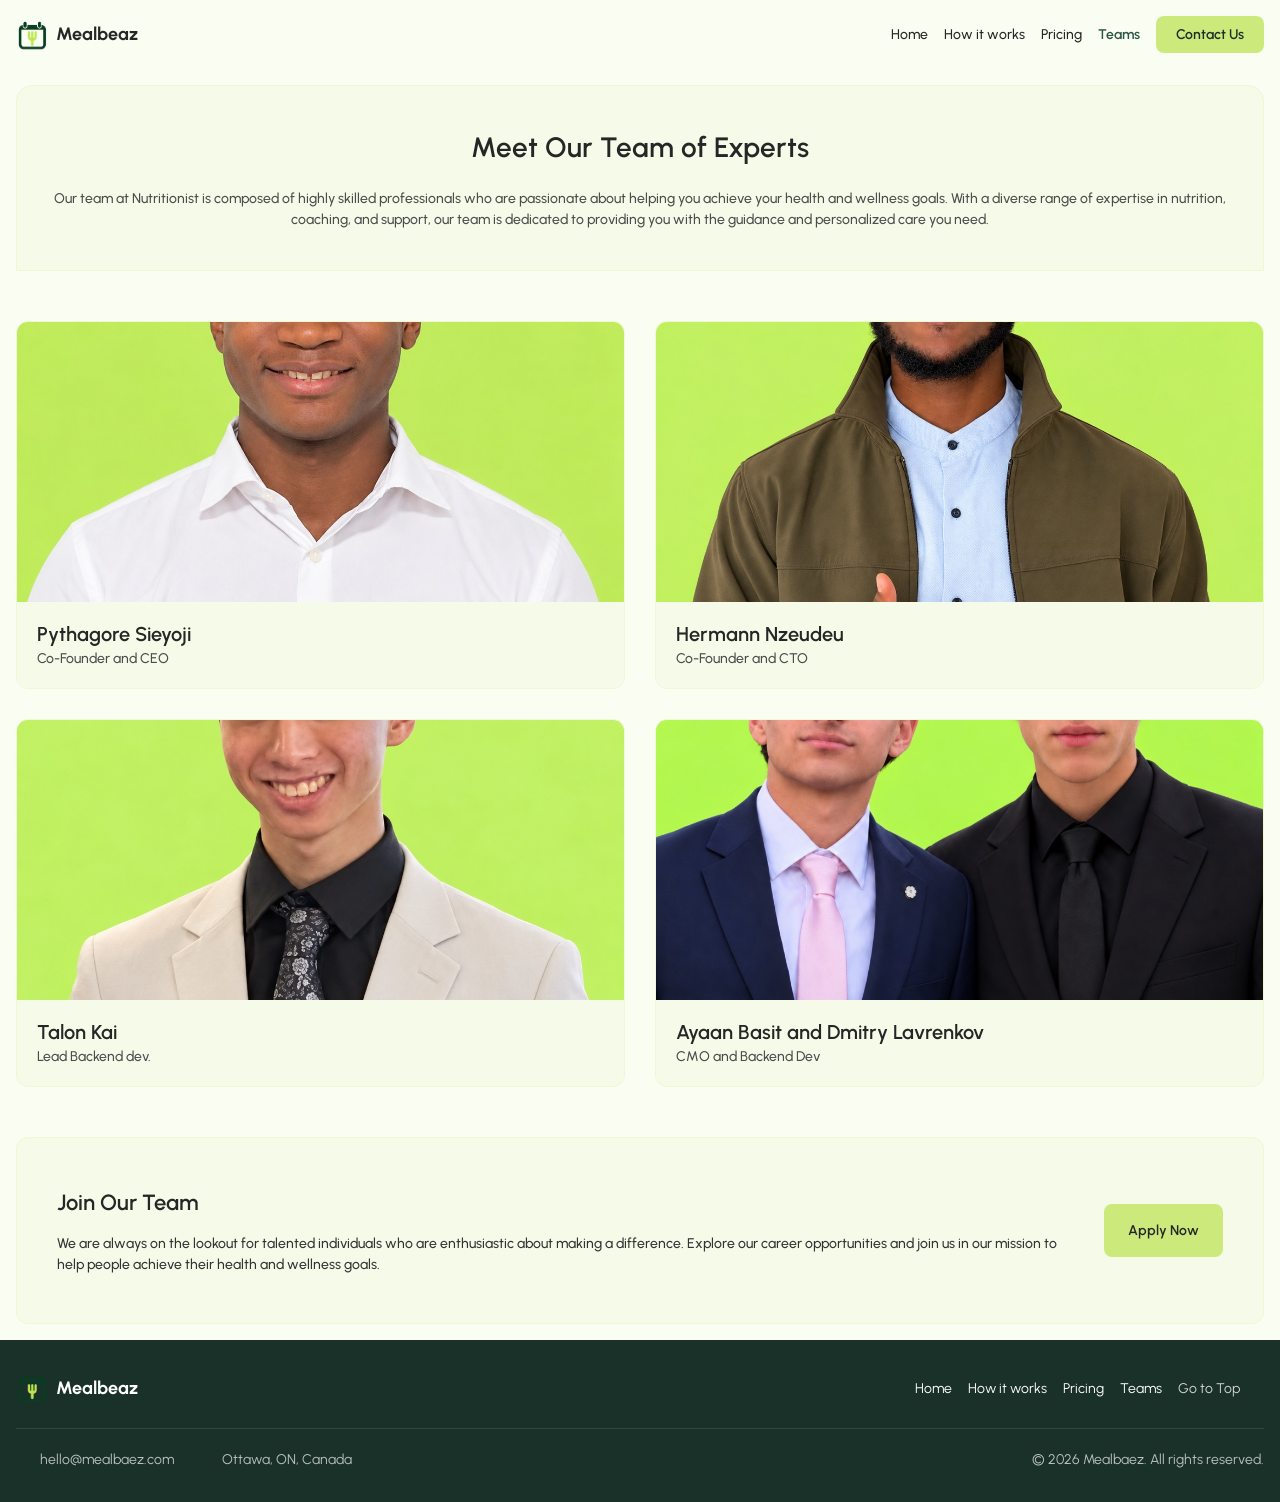
<file: team.html>
<!DOCTYPE html>
<html lang="en">
<head>
    <meta charset="UTF-8">
    <meta name="viewport" content="width=device-width, initial-scale=1.0">
    <title>Meet Our Team - Mealbeaz</title>
    <link rel="stylesheet" href="./css/base.css">
    <link rel="stylesheet" href="./css/components.css">
    <link rel="stylesheet" href="./css/structure (1).css">
</head>
<body>
    <header class="header">
        <nav class="nav-container">
            <div class="nav-brand">
                <img src="./medias/logo-main.png" alt="Mealbeaz Logo" class="nav-logo">
                <p class="nav-title">Mealbeaz</p>
            </div>
            <div class="nav-menu">
                <ul class="nav-list">
                    <li class="nav-item"><a href="index.html" class="nav-link">Home</a></li>
                    <li class="nav-item"><a href="process.html" class="nav-link">How it works</a></li>
                    <li class="nav-item"><a href="pricing.html" class="nav-link">Pricing</a></li>
                    <li class="nav-item"><a href="team.html" class="nav-link active">Teams</a></li>
                </ul>
                <button class="nav-btn">Contact Us</button>
            </div>
        </nav>
    </header>

    <main class="main-content">
        <!-- Section Équipe principale -->
        <section class="team-hero">
            <div class="team-intro-card">
                <h1 class="team-hero-title">Meet Our Team of Experts</h1>
                <p class="team-hero-description">
                    Our team at Nutritionist is composed of highly skilled professionals who are passionate about helping you achieve your health and wellness goals. With a diverse range of expertise in nutrition, coaching, and support, our team is dedicated to providing you with the guidance and personalized care you need.
                </p>
            </div>

            <!-- Grille des membres -->
            <div class="members-group">
                <article class="member-card">
                    <div class="member-image-wrapper">
                        <img src="./medias/pythagore.jpeg" alt="Pythagore Sieyoji" class="member-img">
                    </div>
                    <div class="member-info">
                        <h4 class="member-name">Pythagore Sieyoji</h4>
                        <p class="member-role">Co-Founder and CEO</p>
                    </div>
                </article>

                <article class="member-card">
                    <div class="member-image-wrapper">
                        <img src="./medias/hermann.jpeg" alt="Hermann Nzeudeu" class="member-img">
                    </div>
                    <div class="member-info">
                        <h4 class="member-name">Hermann Nzeudeu</h4>
                        <p class="member-role">Co-Founder and CTO</p>
                    </div>
                </article>

                <article class="member-card">
                    <div class="member-image-wrapper">
                        <img src="./medias/talon.jpeg" alt="Talon Kai" class="member-img">
                    </div>
                    <div class="member-info">
                        <h4 class="member-name">Talon Kai</h4>
                        <p class="member-role">Lead Backend dev.</p>
                    </div>
                </article>

                <article class="member-card">
                    <div class="member-image-wrapper">
                        <img src="./medias/AyaanDmitry.jpeg" alt="Rachel Adams" class="member-img">
                    </div>
                    <div class="member-info">
                        <h4 class="member-name">Ayaan Basit and Dmitry Lavrenkov</h4>
                        <p class="member-role">CMO and Backend Dev</p>
                    </div>
                </article>
            </div>
        </section>

        <!-- Section Call To Action (Recrutement) -->
        <section class="cta-section">
            <div class="cta-content">
                <h3 class="cta-title">Join Our Team</h3>
                <p class="cta-description">
                    We are always on the lookout for talented individuals who are enthusiastic about making a difference. Explore our career opportunities and join us in our mission to help people achieve their health and wellness goals.
                </p>
            </div>
            <button class="cta-btn">Apply Now</button>
        </section>
    </main>

    <footer class="footer">
        <nav class="footer-nav">
            <div class="footer-brand">
                <img src="./medias/logo-main.png" alt="Mealbeaz Logo" class="footer-logo">
                <p class="footer-title">Mealbeaz</p>
            </div>
            <div class="footer-menu">
                <ul class="footer-list">
                    <li class="footer-item"><a href="./index.html" class="footer-link">Home</a></li>
                    <li class="footer-item"><a href="./process.html" class="footer-link">How it works</a></li>
                    <li class="footer-item"><a href="./pricing.html" class="footer-link">Pricing</a></li>
                    <li class="footer-item"><a href="./team.html" class="footer-link">Teams</a></li>
                </ul>
                <div class="go-to-top got-to-top">
                    <p class="go-to-top-text">Go to Top</p>
                    <i data-lucide="arrow-up" class="go-to-top-icon" style="width: 16px;"></i>
                </div>
            </div>
        </nav>
        <div class="contact">
            <div class="contact-details">
                <div class="email">
                    <i data-lucide="mail" class="contact-icon" style="width: 16px;"></i>
                    <p class="contact-text">hello@mealbaez.com</p>
                </div>
                <div class="location">
                    <i data-lucide="map-pin" class="contact-icon" style="width: 16px;"></i>
                    <p class="contact-text">Ottawa, ON, Canada</p>
                </div>
            </div>
            <div class="copyright">
                © 2026 Mealbaez. All rights reserved.
            </div>
        </div>
    </footer>
</body>
</html>
</file>
<file: css/base.css>
@import url('https://fonts.googleapis.com/css2?family=Urbanist:wght@400;500;600;700&family=Parkinsans:wght@500&display=swap');

:root {
--color-bg-main: #FAFDF2;
--color-bg-card: #F6FBE9;
--color-bg-card-alt: #E5F5BD;
--color-primary: #CBEA7B;
--color-primary-dark: #DCF1A7;
--color-accent-green: #2C5446;
--color-accent-dark: #1A3129;
--color-text-main: #262626;
--color-text-muted: #333333;
--color-text-subtle: #4C4C4D;
--color-white: #FFFFFF;

--color-border: #EEF8D3;
--color-border-dark: #2C5446;

--font-family: 'Urbanist', sans-serif;
--font-family-title: 'Parkinsans', sans-serif;

--font-size-xs: 14px;
--font-size-sm: 16px;
--font-size-md: 18px;
--font-size-lg: 20px;
--font-size-xl: 22px;
--font-size-2xl: 28px;
--font-size-3xl: 38px;
--font-size-4xl: 40px;
--font-size-desktop-hero: 58px;
--font-size-desktop-h1: 50px;
--font-size-desktop-h2: 48px;

--radius-sm: 8px;
--radius-md: 12px;
--radius-lg: 16px;
--radius-full: 9999px;

--container-padding: 16px;
--container-padding-desktop: 162px;
--section-gap: 50px;
--section-gap-desktop: 120px;


}

* {
box-sizing: border-box;
margin: 0;
padding: 0;
}

body {
font-family: var(--font-family);
background-color: var(--color-bg-main);
color: var(--color-text-main);
line-height: 1.5;
-webkit-font-smoothing: antialiased;
}

img {
max-width: 100%;
display: block;
}

a {
text-decoration: none;
color: inherit;
}

button {
font-family: var(--font-family);
cursor: pointer;
border: none;
outline: none;
transition: all 0.2s ease-in-out;
}

/* Global Container */
.main-content {
display: flex;
flex-direction: column;
gap: var(--section-gap);
padding: var(--container-padding);
max-width: 1920px;
margin: 0 auto;
}

/* Base Buttons */
.btn-primary {
background-color: var(--color-primary);
color: var(--color-accent-dark);
font-weight: 600;
padding: 12px 24px;
border-radius: var(--radius-sm);
}

.btn-secondary {
background-color: transparent;
border: 1px solid var(--color-accent-green);
color: var(--color-accent-green);
font-weight: 600;
padding: 12px 24px;
border-radius: var(--radius-sm);
}

/* Responsiveness - Base Main Content */
@media (min-width: 1440px) {
.main-content {
padding: 0 var(--container-padding-desktop);
gap: var(--section-gap-desktop);
}
}
</file>
<file: css/components.css>
.main-header-users {
    display: flex;
    flex-direction: row;
    align-items: center;
    gap: 8px;
    width: 100%;
}

.users {
    display: flex;
    justify-content: center;
}

.user-avatar {
    width: 32px;
    height: 32px;
    border-radius: var(--radius-full);
    border: 2px solid var(--color-white);
    margin-left: -8px;
}

.users .user-avatar:first-child {
    margin-left: 0;
}

.users-count {
    display: flex;
    align-items: center;
    gap: 8px;
    font-size: var(--font-size-xs);
    font-weight: 500;
}

.users-number {
    font-weight: 700;
    color: var(--color-accent-green);
}

.howork {
    display: flex;
    flex-direction: column;
    justify-content: center;
    align-items: center;
    gap: 20px;
}

.howork-title {
    font-size: var(--font-size-4xl);
    font-weight: 700;
}

.howork-description {
    font-size: var(--font-size-xs);
    width: 75%;
    text-align: center;
}

.process {
    display: flex;
    flex-direction: column;
    gap: 40px;
}

.process-header {
    display: flex;
    flex-direction: column;
    align-items: center;
    gap: 16px;
    text-align: center;
}

.process-group {
    display: flex;
    flex-direction: column;
    gap: 24px;
}

.process-container {
    display: flex;
    flex-direction: row;
    align-items: flex-start;
    gap: 20px;
    width: 100%;
}

.process-number {
    font-size: var(--font-size-3xl);
    font-weight: 700;
    color: var(--color-accent-green);
    line-height: 1;
    min-width: 50px;
}

.process-content {
    background-color: var(--color-bg-card);
    border: 1px solid var(--color-border);
    border-radius: var(--radius-md);
    padding: 24px;
    display: flex;
    flex-direction: column;
    gap: 12px;
    flex: 1;
}

.process-img {
    width: 100%;
    max-height: 200px;
    object-fit: cover;
    border-radius: var(--radius-sm);
}

.process-icon {
    width: 24px;
    height: 24px;
    color: var(--color-accent-green);
}

.process-heading {
font-size: var(--font-size-sm);
font-weight: 700;
color: var(--color-text-main);
}

.process-text {
font-size: var(--font-size-xs);
color: var(--color-text-subtle);
}

.benefits {
display: flex;
flex-direction: column;
gap: 20px;
}

.benefits-block {
background-color: var(--color-bg-card);
border: 1px solid var(--color-border);
padding: 20px;
border-radius: var(--radius-md);
display: flex;
flex-direction: column;
gap: 12px;
}

.benefit-title {
display: flex;
align-items: center;
gap: 12px;
font-weight: 600;
font-size: var(--font-size-sm);
color: var(--color-text-main);
}

.benefit-description {
font-size: var(--font-size-xs);
color: var(--color-text-subtle);
}

.examples {
display: flex;
flex-direction: column;
justify-content: center;
align-items: center;
gap: 24px;
}

.examples-title {
font-size: var(--font-size-4xl);
font-weight: 700;
margin-bottom: 8px;
}

.examples-description {
width: 75%;
text-align: center;
font-size: var(--font-size-xs);
color: var(--color-text-subtle);
}

.examples-group {
display: flex;
flex-direction: column;
gap: 20px;
}

.examples-container {
background-color: var(--color-bg-card);
border-radius: var(--radius-md);
padding: 16px;
display: flex;
flex-direction: column;
gap: 12px;
}

.example-img {
border-radius: var(--radius-sm);
width: 100%;
height: 180px;
object-fit: cover;
}

.example-category {
font-size: var(--font-size-xs);
color: var(--color-accent-green);
font-weight: 600;
}

.example-heading {
font-size: var(--font-size-sm);
font-weight: 700;
color: var(--color-text-main);
}

.example-text {
font-size: var(--font-size-xs);
color: var(--color-text-subtle);
}

/* Testimony Component */
.testimony {
display: flex;
flex-direction: column;
justify-content: center;
align-items: center;
gap: 20px;
}

.testimony-title {
font-size: var(--font-size-2xl);
font-weight: 700;
}

.testimony-description {
font-size: var(--font-size-xs);
color: var(--color-text-subtle);
}

.testimony-group {
display: flex;
flex-direction: column;
gap: 16px;
}

.testimony-container {
background-color: var(--color-bg-card);
border: 1px solid var(--color-border);
padding: 20px;
border-radius: var(--radius-md);
display: flex;
flex-direction: column;
gap: 16px;
}

.testimony-text {
font-size: var(--font-size-xs);
color: var(--color-text-muted);
}

.testimony-person {
display: flex;
align-items: center;
gap: 12px;
font-weight: 600;
font-size: var(--font-size-xs);
}

.person-avatar {
width: 40px;
height: 40px;
border-radius: var(--radius-full);
}

/* Pricing Component */
.pricing {
display: flex;
flex-direction: column;
justify-content: center;
align-items: center;
gap: 20px;
}

.pricing-title {
font-size: var(--font-size-2xl);
font-weight: 700;
}

.pricing-description {
font-size: var(--font-size-xs);
color: var(--color-text-subtle);
}

.plan-button {
display: flex;
flex-direction: column;
align-items: center;
justify-content: center;
}

.time-plan {
display: flex;
align-items: center;
justify-content: center;
gap: 8px;
background-color: var(--color-bg-card);
padding: 6px;
border-radius: var(--radius-md);
width: fit-content;
margin: 0 auto;
}

.time-plan-btn {
padding: 8px 16px;
font-size: var(--font-size-xs);
font-weight: 600;
border-radius: var(--radius-sm);
background: transparent;
color: var(--color-text-main);
}

.time-plan-btn.active {
background-color: var(--color-accent-green);
color: var(--color-white);
}

.save-info {
font-size: 12px;
color: var(--color-accent-green);
font-weight: 600;
}

.Pricing-group {
display: flex;
flex-direction: column;
gap: 20px;
}

.pricing-plan {
background-color: var(--color-bg-card);
border: 1px solid var(--color-border);
padding: 24px 20px;
border-radius: var(--radius-lg);
display: flex;
flex-direction: column;
gap: 12px;
}

.plan-title {
font-size: var(--font-size-lg);
font-weight: 700;
}

.plan-subtitle {
font-size: 12px;
color: var(--color-accent-green);
font-weight: 600;
}

.plan-description {
font-size: var(--font-size-xs);
color: var(--color-text-subtle);
}

.price {
font-size: var(--font-size-3xl);
font-weight: 700;
color: var(--color-accent-dark);
}

.plan-btn {
background-color: var(--color-primary);
color: var(--color-accent-dark);
font-weight: 600;
padding: 12px;
border-radius: var(--radius-sm);
margin-top: 8px;
}

/* Team Page Components */
.team-hero {
display: flex;
flex-direction: column;
gap: 50px;
}

.team-intro-card {
background-color: var(--color-bg-card);
border: 1px solid var(--color-border);
border-radius: var(--radius-lg);
border-bottom-left-radius: 0;
border-bottom-right-radius: 0;
padding: 40px 24px;
text-align: center;
display: flex;
flex-direction: column;
align-items: center;
gap: 20px;
}

.team-hero-title {
font-size: var(--font-size-2xl);
font-weight: 600;
color: var(--color-text-main);
line-height: 1.5;
}

.team-hero-description {
font-size: var(--font-size-xs);
font-weight: 500;
color: var(--color-text-subtle);
line-height: 1.5;
max-width: 1200px;
}

.members-group {
display: grid;
grid-template-columns: 1fr;
gap: 30px;
}

.member-card {
background-color: var(--color-bg-card);
border: 1px solid var(--color-border);
border-radius: var(--radius-md);
overflow: hidden;
display: flex;
flex-direction: column;
}

.member-image-wrapper {
width: 100%;
height: 280px;
background-color: var(--color-bg-main);
}

.member-img {
width: 100%;
height: 100%;
object-fit: cover;
}

.member-info {
padding: 20px;
background-color: var(--color-bg-card);
display: flex;
flex-direction: column;
gap: 4px;
}

.member-name {
font-size: var(--font-size-lg);
font-weight: 600;
color: var(--color-text-main);
line-height: 1.2;
}

.member-role {
font-size: var(--font-size-xs);
font-weight: 500;
color: var(--color-text-subtle);
line-height: 1.3;
}

/* Call to Action Section */
.cta-section {
background-color: var(--color-bg-card);
border: 1px solid var(--color-border);
border-radius: var(--radius-md);
padding: 32px 24px;
display: flex;
flex-direction: column;
gap: 24px;
align-items: flex-start;
}

.cta-content {
display: flex;
flex-direction: column;
gap: 14px;
}

.cta-title {
font-size: var(--font-size-xl);
font-weight: 600;
color: var(--color-text-main);
line-height: 1.5;
}

.cta-description {
font-size: var(--font-size-xs);
font-weight: 500;
color: var(--color-text-muted);
line-height: 1.5;
}

.cta-btn {
background-color: var(--color-primary);
color: var(--color-text-main);
font-size: var(--font-size-xs);
font-weight: 600;
padding: 18px 24px;
border-radius: var(--radius-sm);
width: 100%;
}

/* Components Media Queries */
@media (min-width: 768px) {
.benefits {
display: grid;
grid-template-columns: repeat(2, 1fr);
}

.examples-group {
    display: grid;
    grid-template-columns: repeat(2, 1fr);
}

.Pricing-group {
    display: grid;
    grid-template-columns: repeat(2, 1fr);
}

.members-group {
    grid-template-columns: repeat(2, 1fr);
}

.cta-section {
    flex-direction: row;
    justify-content: space-between;
    align-items: center;
    padding: 48px 40px;
}

.cta-btn {
    width: auto;
    white-space: nowrap;
}


}

@media (min-width: 1024px) {
.testimony-group {
display: grid;
grid-template-columns: repeat(3, 1fr);
}

.Pricing-group {
    grid-template-columns: repeat(3, 1fr);
}


}

@media (min-width: 1440px) {
    .team-intro-card {
    padding: 80px 100px;
    }

    .team-hero-title {
        font-size: var(--font-size-desktop-h2);
    }

    .team-hero-description {
        font-size: var(--font-size-md);
    }

    .members-group {
        grid-template-columns: repeat(4, 1fr);
        gap: 30px;
    }

    .cta-section {
        padding: 80px;
    }

    .cta-title {
        font-size: 34px;
    }

    .cta-description {
        font-size: var(--font-size-md);
    }

    .benefits {
        grid-template-columns: repeat(3, 1fr);
        gap: 24px;
    }

    .examples-title,
    .testimony-title,
    .pricing-title {
        font-size: var(--font-size-desktop-h1);
    }

    .examples-group {
        grid-template-columns: repeat(4, 1fr);
        gap: 20px;
    }

    .process-group {
        display: grid;
        grid-template-columns: repeat(2, 1fr);
        gap: 32px 24px;
    }

    .process-number {
        font-size: 48px;
        min-width: 60px;
    }
}
</file>
<file: css/structure (1).css>
.header {
width: 100%;
background-color: var(--color-bg-main);
padding: 16px var(--container-padding);
}

.header .nav-logo {
width: 32px;
height: 32px;
}

.nav-container {
display: flex;
flex-direction: column;
gap: 16px;
align-items: center;
}

.nav-brand {
display: flex;
align-items: center;
gap: 8px;
font-weight: 700;
font-size: var(--font-size-md);
}

.nav-menu {
display: flex;
flex-direction: column;
align-items: center;
gap: 16px;
width: 100%;
}

.nav-list {
display: flex;
list-style: none;
gap: 16px;
font-size: var(--font-size-xs);
font-weight: 500;
}

.nav-link:hover,
.nav-link.active {
color: var(--color-accent-green);
font-weight: 600;
}

.nav-btn {
background-color: var(--color-primary);
color: var(--color-accent-dark);
font-weight: 600;
font-size: var(--font-size-xs);
padding: 10px 20px;
border-radius: var(--radius-sm);
width: 100%;
}

/* Main Hero Header */
.main-header {
display: flex;
flex-direction: row;
gap: 24px;
text-align: center;
align-items: center;
background-color: var(--color-bg-card);
padding: 24px 16px;
border-radius: var(--radius-lg);
}

.main-header-img {
width: 100%;
max-width: 700px;
height: auto;
border-radius: var(--radius-lg);
}

.main-header-text {
display: flex;
flex-direction: column;
align-items: flex-start;
gap: 16px;
max-width: 600px;
}

.main-header-text-content {
display: flex;
flex-direction: column;
align-items: flex-start;
gap: 12px;
width: 100%;
}

.main-header-subtitle {
font-size: var(--font-size-sm);
font-weight: 600;
color: var(--color-accent-green);
margin-bottom: 8px;
text-align: left;
}

.main-header-title {
font-size: var(--font-size-2xl);
font-weight: 700;
color: var(--color-text-main);
line-height: 1.2;
margin-bottom: 12px;
align-items: flex-start;
text-align: left;
}

.main-header-description {
font-size: var(--font-size-xs);
color: var(--color-text-subtle);
text-align: left;
}

.main-header-buttons {
display: flex;
flex-direction: column;
gap: 12px;
width: 100%;
}

/* Footer Section */
.footer {
background-color: var(--color-accent-dark);
color: var(--color-white);
padding: 32px var(--container-padding);
display: flex;
flex-direction: column;
gap: 24px;
}

.footer-nav {
display: flex;
flex-direction: column;
gap: 20px;
}

.footer-brand {
display: flex;
align-items: center;
gap: 8px;
font-weight: 700;
font-size: var(--font-size-md);
}

.footer-logo {
width: 32px;
height: 32px;
}

.footer-menu {
display: flex;
flex-direction: column;
gap: 16px;
}

.footer-list {
display: flex;
flex-wrap: wrap;
gap: 16px;
list-style: none;
font-size: var(--font-size-xs);
}

.go-to-top {
display: flex;
align-items: center;
gap: 8px;
cursor: pointer;
font-size: var(--font-size-xs);
opacity: 0.8;
}

.contact {
border-top: 1px solid rgba(255, 255, 255, 0.1);
padding-top: 20px;
display: flex;
flex-direction: column;
gap: 16px;
font-size: var(--font-size-xs);
color: rgba(255, 255, 255, 0.7);
}

.contact-details {
display: flex;
flex-direction: column;
gap: 12px;
}

.email,
.location {
display: flex;
align-items: center;
gap: 8px;
}

/* Layout Media Queries */
@media (min-width: 768px) {
    .nav-container {
        flex-direction: row;
        justify-content: space-between;
    }

    .nav-menu {
        flex-direction: row;
        width: auto;
    }

    .nav-btn {
        width: auto;
    }

    .main-header {
        padding: 40px 32px;
    }

    .main-header-title {
        font-size: var(--font-size-3xl);
    }

    .main-header-buttons {
        flex-direction: row;
        justify-content: center;
        width: auto;
    }

    .footer-nav {
        flex-direction: row;
        justify-content: space-between;
        align-items: center;
    }

    .footer-menu {
        flex-direction: row;
        align-items: center;
    }

    .contact {
        flex-direction: row;
        justify-content: space-between;
        align-items: center;
    }

    .contact-details {
        flex-direction: row;
        gap: 24px;
    }
}

@media (min-width: 1440px) {
    .header {
        padding: 24px var(--container-padding-desktop);
    }

    .main-header {
        padding: 60px 40px;
    }

    .main-header-title {
        font-size: var(--font-size-desktop-hero);
    }

    .main-header-description {
        font-size: var(--font-size-md);
    }

    .footer {
        padding: 40px var(--container-padding-desktop);
    }
}
</file>
